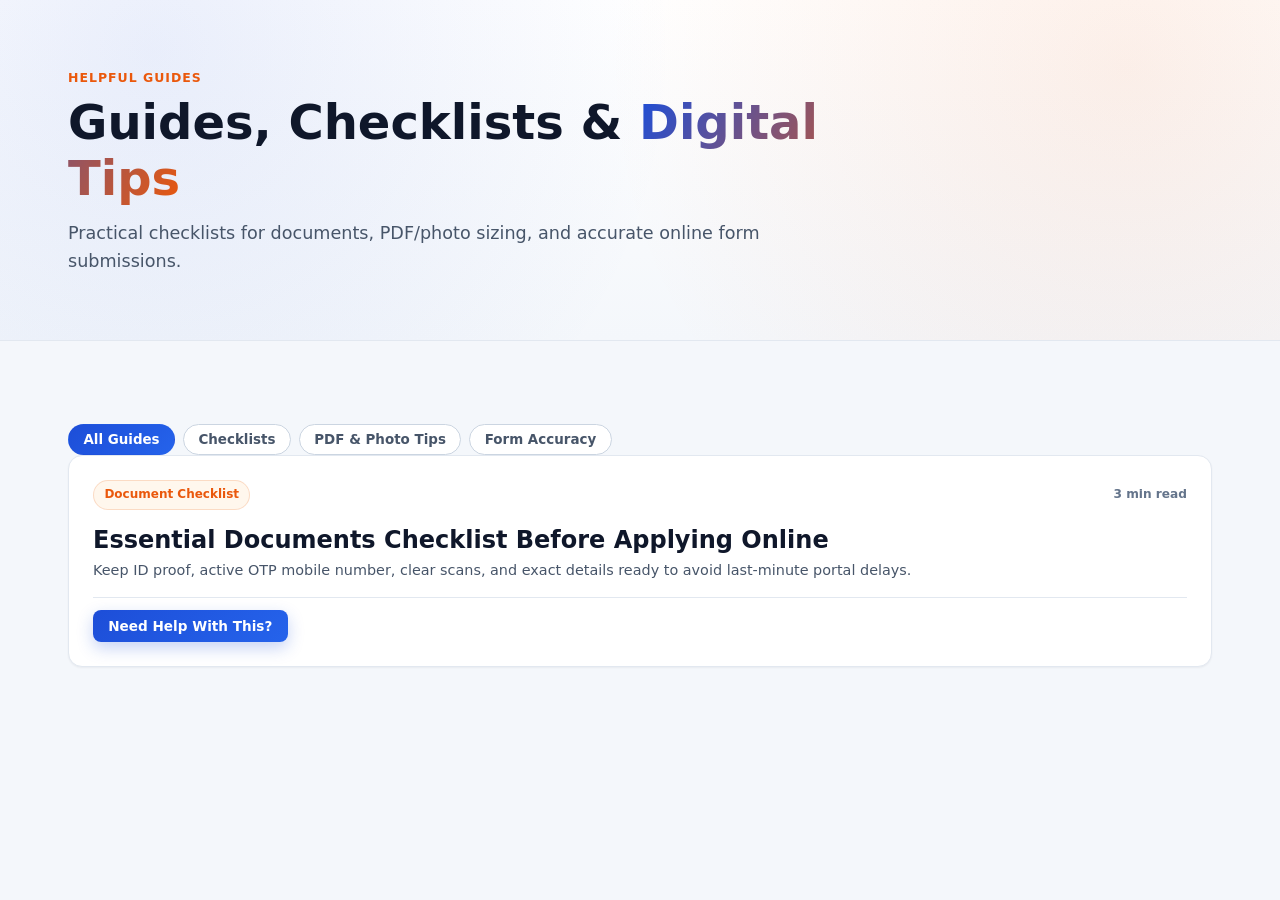
<file: blog.html>
<!DOCTYPE html>
<html lang="en">
<head>
  <meta charset="UTF-8" />
  <meta name="viewport" content="width=device-width, initial-scale=1.0" />
  <title>Service Guide &amp; Tips — Bhosale Imperion</title>
  <link rel="stylesheet" href="style.css" />
</head>
<body>
  <div id="siteHeaderSlot"></div>

  <main>
    <section class="page-hero section-padding">
      <div class="container">
        <span class="eyebrow" data-en="Helpful Guides" data-mr="उपयुक्त मार्गदर्शिका">Helpful Guides</span>
        <h1 class="page-title" data-en="Guides, Checklists &amp; Digital Tips" data-mr="मार्गदर्शिका, चेकलिस्ट आणि डिजिटल टिप्स">
          Guides, Checklists &amp; <span class="text-gradient">Digital Tips</span>
        </h1>
        <p class="page-subtitle" data-en="Practical checklists for documents, PDF/photo sizing, and accurate online form submissions." data-mr="कागदपत्रे, PDF/फोटो साईझ आणि अचूक ऑनलाईन अर्जांसाठी उपयुक्त माहिती.">
          Practical checklists for documents, PDF/photo sizing, and accurate online form submissions.
        </p>
      </div>
    </section>

    <section class="section-padding">
      <div class="container">
        <div class="filter-bar" id="blogFilterBar">
          <button type="button" class="filter-btn active" data-category="all" data-en="All Guides" data-mr="सर्व माहिती">All Guides</button>
          <button type="button" class="filter-btn" data-category="checklist" data-en="Checklists" data-mr="चेकलिस्ट">Checklists</button>
          <button type="button" class="filter-btn" data-category="tips" data-en="PDF &amp; Photo Tips" data-mr="PDF व फोटो टिप्स">PDF &amp; Photo Tips</button>
          <button type="button" class="filter-btn" data-category="updates" data-en="Form Accuracy" data-mr="अचूकता">Form Accuracy</button>
        </div>

        <div class="card inspector-box" id="blogReaderBox">
          <div class="card-top-row">
            <span class="badge-tag" id="readerBadge">Document Checklist</span>
            <span class="card-date" id="readerReadTime">3 min read</span>
          </div>
          <h2 id="readerTitle">Essential Documents Checklist Before Applying Online</h2>
          <p id="readerSummary">
            Keep ID proof, active OTP mobile number, clear scans, and exact details ready to avoid last-minute portal delays.
          </p>
          <ul class="bullet-list" id="readerPoints"></ul>
          <div class="card-footer-actions">
            <a href="contact.html" class="btn btn-primary btn-sm" id="readerContactLink" data-en="Need Help With This?" data-mr="यासाठी मदत हवी आहे का?">
              Need Help With This?
            </a>
          </div>
        </div>

        <div class="grid-3 catalog-grid" id="blogGrid"></div>
      </div>
    </section>
  </main>

  <div id="siteFooterSlot"></div>

  <script src="main.js"></script>
</body>
</html>
</file>
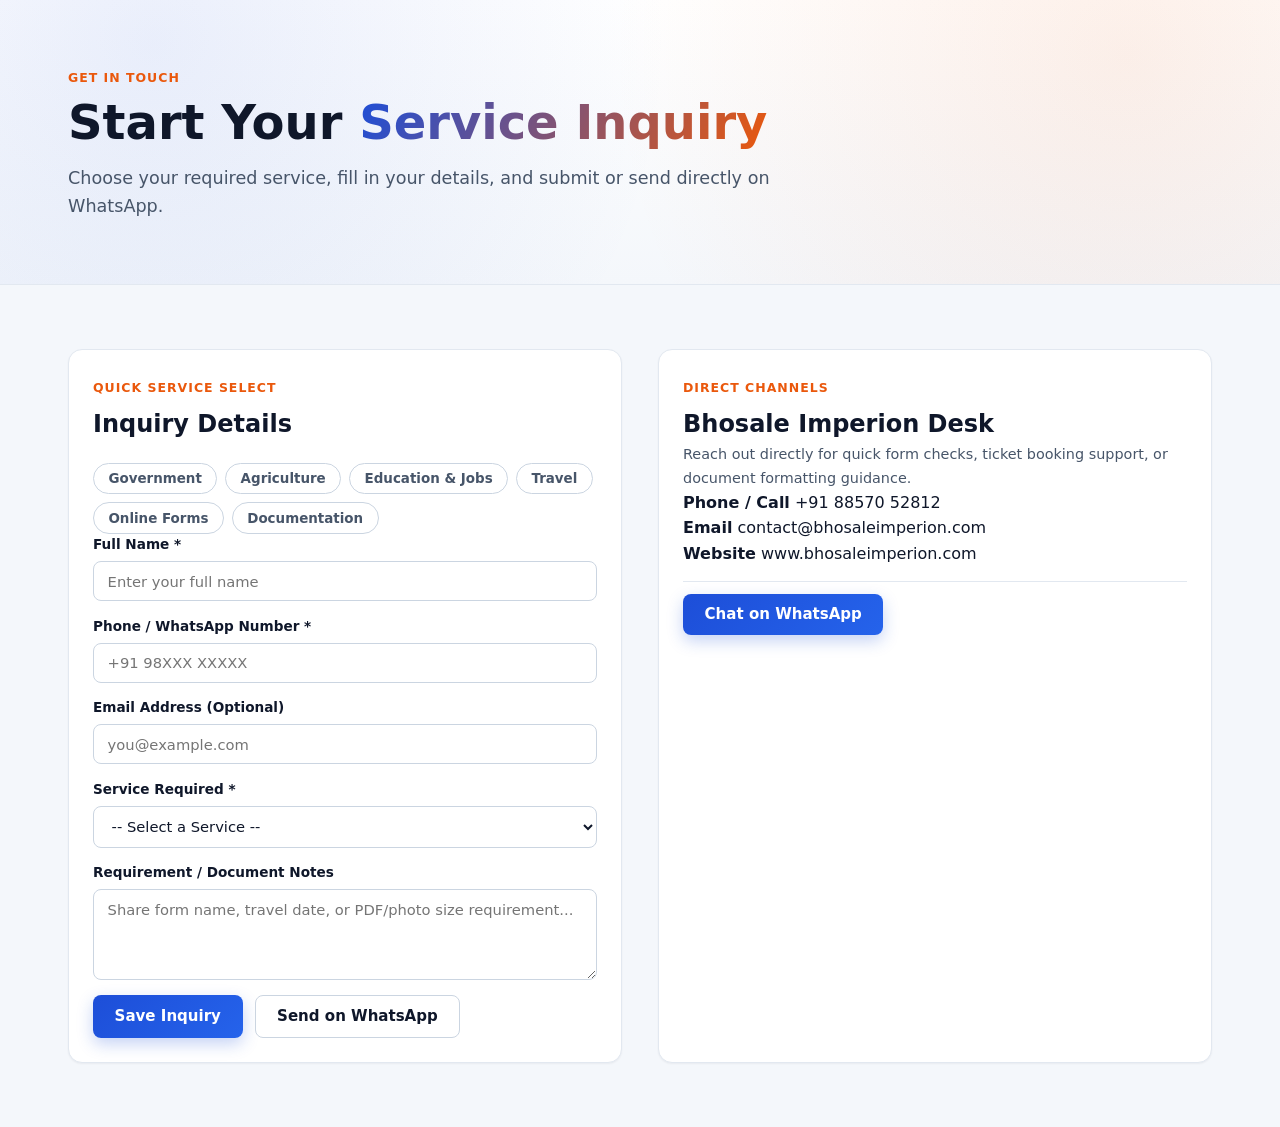
<file: contact.html>
<!DOCTYPE html>
<html lang="en">
<head>
  <meta charset="UTF-8" />
  <meta name="viewport" content="width=device-width, initial-scale=1.0" />
  <title>Contact &amp; Inquiry — Bhosale Imperion</title>
  <link rel="stylesheet" href="style.css" />
</head>
<body>
  <div id="siteHeaderSlot"></div>

  <main>
    <section class="page-hero section-padding">
      <div class="container">
        <span class="eyebrow" data-en="Get In Touch" data-mr="संपर्क साधा">Get In Touch</span>
        <h1 class="page-title" data-en="Start Your Service Inquiry" data-mr="तुमची सेवा चौकशी नोंदवा">
          Start Your <span class="text-gradient">Service Inquiry</span>
        </h1>
        <p class="page-subtitle" data-en="Choose your required service, fill in your details, and submit or send directly on WhatsApp." data-mr="आवश्यक सेवा निवडा, तुमचा तपशील भरा आणि चौकशी सबमिट करा किंवा थेट व्हॉट्सअ‍ॅपवर पाठवा.">
          Choose your required service, fill in your details, and submit or send directly on WhatsApp.
        </p>
      </div>
    </section>

    <section class="section-padding">
      <div class="container grid-2">
        <div class="card">
          <span class="eyebrow" data-en="Quick Service Select" data-mr="जलद सेवा निवड">Quick Service Select</span>
          <h2 data-en="Inquiry Details" data-mr="चौकशी तपशील">Inquiry Details</h2>

          <div class="filter-bar" id="contactServicePills">
            <button type="button" class="filter-btn" data-service="Government Online Services">Government</button>
            <button type="button" class="filter-btn" data-service="Agriculture Online Services">Agriculture</button>
            <button type="button" class="filter-btn" data-service="Education & Employment Services">Education &amp; Jobs</button>
            <button type="button" class="filter-btn" data-service="Travel & Ticket Booking">Travel</button>
            <button type="button" class="filter-btn" data-service="Online Forms & Applications">Online Forms</button>
            <button type="button" class="filter-btn" data-service="Digital Documentation">Documentation</button>
          </div>

          <form id="inquiryForm" class="inquiry-form" novalidate>
            <div class="form-group">
              <label for="fullName" data-en="Full Name *" data-mr="पूर्ण नाव *">Full Name *</label>
              <input
                type="text"
                id="fullName"
                name="fullName"
                class="form-input"
                placeholder="Enter your full name"
                required
              />
            </div>

            <div class="form-group">
              <label for="phoneNumber" data-en="Phone / WhatsApp Number *" data-mr="फोन / व्हॉट्सअ‍ॅप नंबर *">Phone / WhatsApp Number *</label>
              <input
                type="tel"
                id="phoneNumber"
                name="phoneNumber"
                class="form-input"
                placeholder="+91 98XXX XXXXX"
                required
              />
            </div>

            <div class="form-group">
              <label for="emailAddress" data-en="Email Address (Optional)" data-mr="ईमेल पत्ता (ऐच्छिक)">Email Address (Optional)</label>
              <input
                type="email"
                id="emailAddress"
                name="emailAddress"
                class="form-input"
                placeholder="you@example.com"
              />
            </div>

            <div class="form-group">
              <label for="serviceType" data-en="Service Required *" data-mr="आवश्यक सेवा *">Service Required *</label>
              <select id="serviceType" name="serviceType" class="form-input" required>
                <option value="">-- Select a Service --</option>
                <option value="Government Online Services">Government Online Services</option>
                <option value="Agriculture Online Services">Agriculture Online Services</option>
                <option value="Education & Employment Services">Education &amp; Employment Services</option>
                <option value="Travel & Ticket Booking">Travel &amp; Ticket Booking</option>
                <option value="Online Forms & Applications">Online Forms &amp; Applications</option>
                <option value="Digital Documentation">Digital Documentation</option>
              </select>
            </div>

            <div class="form-group">
              <label for="messageDetails" data-en="Requirement / Document Notes" data-mr="आवश्यक माहिती / कागदपत्र टीप">Requirement / Document Notes</label>
              <textarea
                id="messageDetails"
                name="messageDetails"
                rows="4"
                class="form-input"
                placeholder="Share form name, travel date, or PDF/photo size requirement..."
              ></textarea>
            </div>

            <div id="formFeedback" class="form-feedback" aria-live="polite"></div>

            <div class="form-actions">
              <button type="submit" class="btn btn-primary" data-en="Save Inquiry" data-mr="चौकशी जतन करा">
                Save Inquiry
              </button>
              <button type="button" id="sendViaWhatsAppBtn" class="btn btn-outline" data-en="Send on WhatsApp" data-mr="व्हॉट्सअ‍ॅपवर पाठवा">
                Send on WhatsApp
              </button>
            </div>
          </form>
        </div>

        <div class="card">
          <span class="eyebrow" data-en="Direct Channels" data-mr="थेट संपर्क माध्यम">Direct Channels</span>
          <h2 data-en="Bhosale Imperion Desk" data-mr="भोसले इम्पेरिअन संपर्क">Bhosale Imperion Desk</h2>
          <p data-en="Reach out directly for quick form checks, ticket booking support, or document formatting guidance." data-mr="फॉर्म तपासणी, तिकीट बुकिंग किंवा डॉक्युमेंटेशन मार्गदर्शनासाठी थेट संपर्क साधा.">
            Reach out directly for quick form checks, ticket booking support, or document formatting guidance.
          </p>

          <div class="contact-info-list">
            <div class="contact-info-item">
              <strong data-en="Phone / Call" data-mr="फोन / कॉल">Phone / Call</strong>
              <span id="contactPhoneDisplay">+91 88570 52812</span>
            </div>

            <div class="contact-info-item">
              <strong data-en="Email" data-mr="ईमेल">Email</strong>
              <a href="mailto:contact@bhosaleimperion.com">contact@bhosaleimperion.com</a>
            </div>

            <div class="contact-info-item">
              <strong data-en="Website" data-mr="संकेतस्थळ">Website</strong>
              <span>www.bhosaleimperion.com</span>
            </div>
          </div>

          <div class="card-footer-actions">
            <a
              href="https://wa.me/918857052812"
              target="_blank"
              rel="noopener noreferrer"
              id="directWhatsAppLink"
              class="btn btn-primary"
              data-en="Chat on WhatsApp"
              data-mr="व्हॉट्सअ‍ॅपवर चॅट करा"
            >
              Chat on WhatsApp
            </a>
          </div>
        </div>
      </div>
    </section>
  </main>

  <div id="siteFooterSlot"></div>

  <script src="main.js"></script>
  <script src="contact.js"></script>
</body>
</html>
</file>
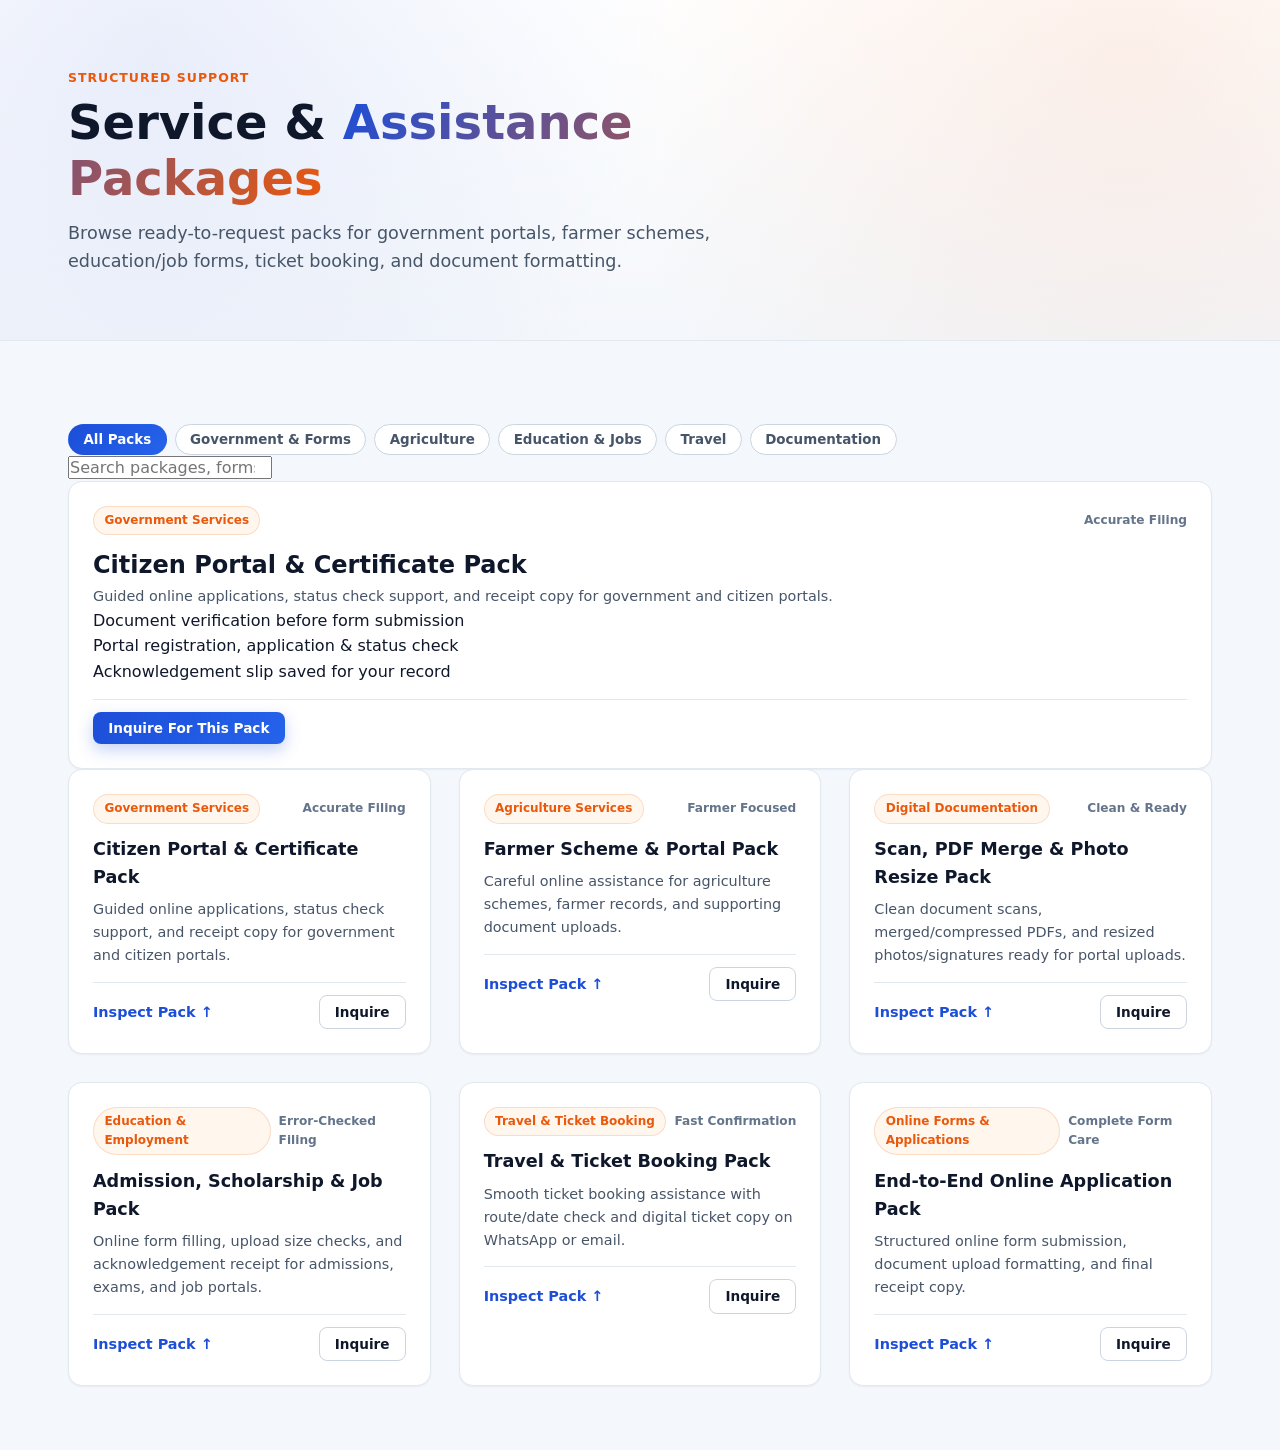
<file: products.html>
<!DOCTYPE html>
<html lang="en">
<head>
  <meta charset="UTF-8" />
  <meta name="viewport" content="width=device-width, initial-scale=1.0" />
  <title>Service Packages — Bhosale Imperion</title>
  <link rel="stylesheet" href="style.css" />
</head>
<body>
  <div id="siteHeaderSlot"></div>

  <main>
    <section class="page-hero section-padding">
      <div class="container">
        <span class="eyebrow" data-en="Structured Support" data-mr="व्यवस्थित सहाय्य">Structured Support</span>
        <h1 class="page-title" data-en="Service &amp; Assistance Packages" data-mr="सेवा व सहाय्य पॅकेजेस">
          Service &amp; <span class="text-gradient">Assistance Packages</span>
        </h1>
        <p class="page-subtitle" data-en="Browse ready-to-request packs for government portals, farmer schemes, education/job forms, ticket booking, and document formatting." data-mr="शासकीय पोर्टल, शेतकरी योजना, शिक्षण/नोकरी अर्ज, तिकीट बुकिंग व डॉक्युमेंटेशनसाठी पॅकेजेस पहा.">
          Browse ready-to-request packs for government portals, farmer schemes, education/job forms, ticket booking, and document formatting.
        </p>
      </div>
    </section>

    <section class="section-padding">
      <div class="container">
        <div class="catalog-toolbar">
          <div class="filter-bar" id="productFilterBar">
            <button type="button" class="filter-btn active" data-category="all" data-en="All Packs" data-mr="सर्व पॅक">All Packs</button>
            <button type="button" class="filter-btn" data-category="government" data-en="Government &amp; Forms" data-mr="शासकीय व फॉर्म्स">Government &amp; Forms</button>
            <button type="button" class="filter-btn" data-category="agriculture" data-en="Agriculture" data-mr="कृषी">Agriculture</button>
            <button type="button" class="filter-btn" data-category="education" data-en="Education &amp; Jobs" data-mr="शिक्षण व नोकरी">Education &amp; Jobs</button>
            <button type="button" class="filter-btn" data-category="travel" data-en="Travel" data-mr="प्रवास">Travel</button>
            <button type="button" class="filter-btn" data-category="docs" data-en="Documentation" data-mr="डॉक्युमेंटेशन">Documentation</button>
          </div>

          <div class="search-box">
            <input
              type="search"
              id="productSearchInput"
              class="form-input"
              placeholder="Search packages, forms, docs..."
              aria-label="Search packages"
            />
          </div>
        </div>

        <div class="card inspector-box" id="productInspectorBox">
          <div class="card-top-row">
            <span class="badge-tag" id="inspectorBadge">Government Services</span>
            <span class="card-date" id="inspectorTurnaround">Accurate Filing</span>
          </div>
          <h2 id="inspectorTitle">Citizen Portal &amp; Certificate Pack</h2>
          <p id="inspectorDesc">
            Guided online applications, status check support, and receipt copy for government and citizen portals.
          </p>
          <ul class="bullet-list" id="inspectorChecklist"></ul>
          <div class="card-footer-actions">
            <a href="contact.html" class="btn btn-primary btn-sm" id="inspectorContactLink" data-en="Inquire For This Pack" data-mr="या पॅकसाठी चौकशी करा">
              Inquire For This Pack
            </a>
          </div>
        </div>

        <div class="grid-3 catalog-grid" id="productsCatalogGrid"></div>

        <div class="empty-state hidden" id="productsEmptyState">
          <p data-en="No matching package found. Try clearing your filter or search text." data-mr="जुळणारे कोणतेही पॅकेज सापडले नाही. फिल्टर किंवा शोध शब्द बदला.">
            No matching package found. Try clearing your filter or search text.
          </p>
          <button type="button" class="btn btn-outline btn-sm" id="resetProductFiltersBtn" data-en="Reset Filters" data-mr="फिल्टर रीसेट करा">
            Reset Filters
          </button>
        </div>
      </div>
    </section>
  </main>

  <div id="siteFooterSlot"></div>

  <script src="main.js"></script>
  <script src="products.js"></script>
</body>
</html>
</file>
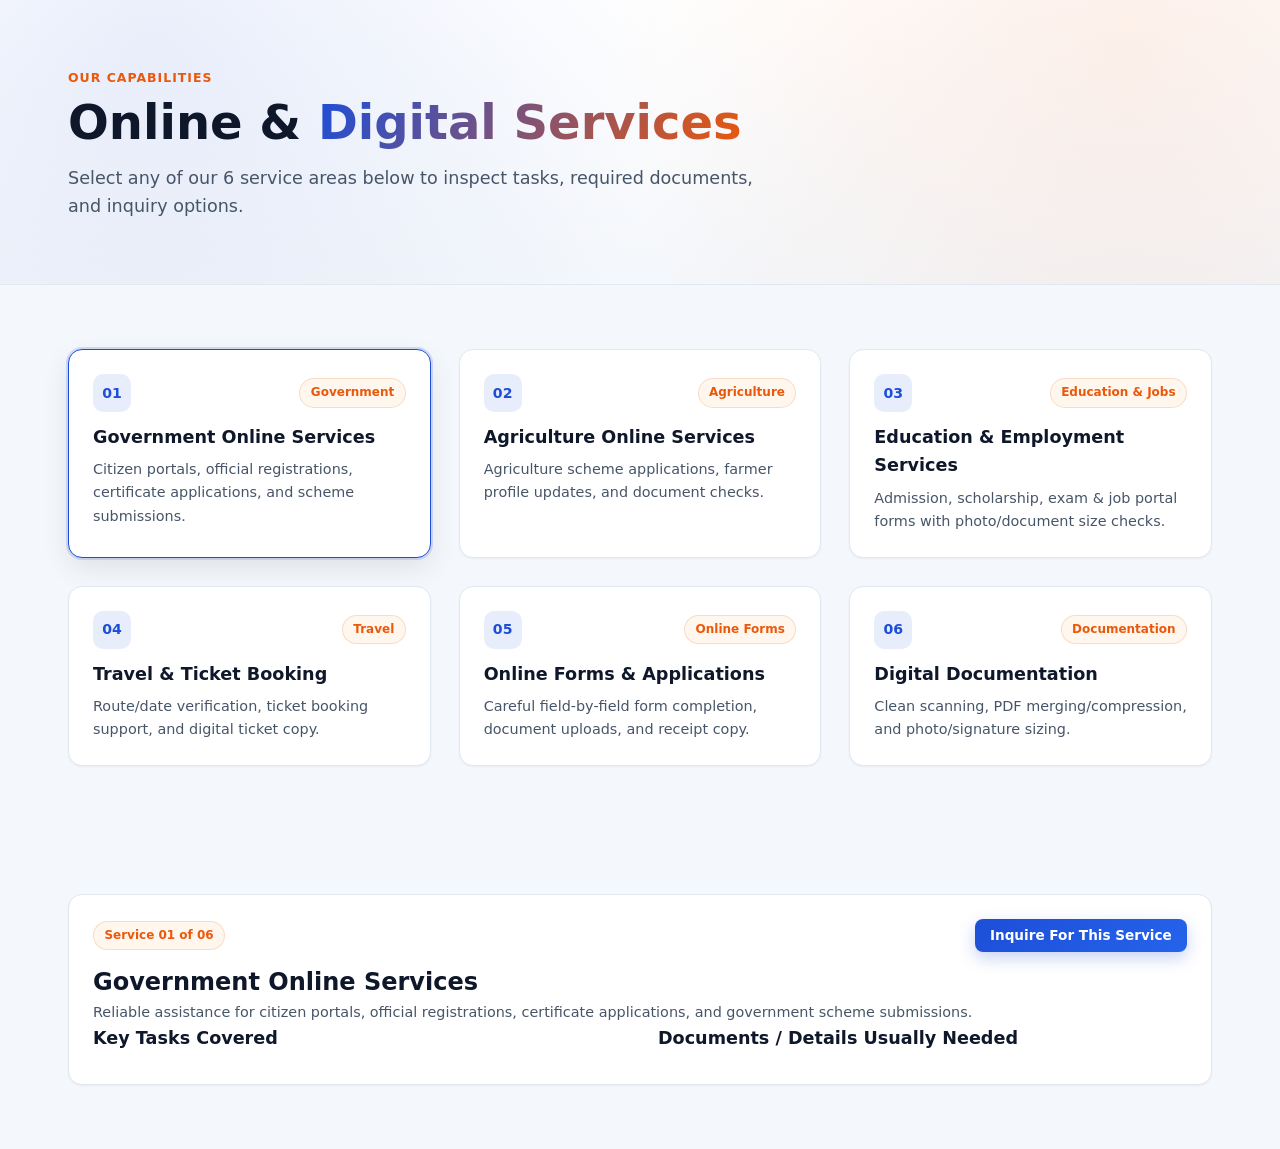
<file: services.html>
<!DOCTYPE html>
<html lang="en">
<head>
  <meta charset="UTF-8" />
  <meta name="viewport" content="width=device-width, initial-scale=1.0" />
  <title>Services — Bhosale Imperion</title>
  <link rel="stylesheet" href="style.css" />
</head>
<body>
  <div id="siteHeaderSlot"></div>

  <main>
    <section class="page-hero section-padding">
      <div class="container">
        <span class="eyebrow" data-en="Our Capabilities" data-mr="आमची कार्यक्षमता">Our Capabilities</span>
        <h1 class="page-title" data-en="Online & Digital Services" data-mr="ऑनलाईन व डिजिटल सेवा">
          Online &amp; <span class="text-gradient">Digital Services</span>
        </h1>
        <p class="page-subtitle" data-en="Select any of our 6 service areas below to inspect tasks, required documents, and inquiry options." data-mr="कामे, आवश्यक कागदपत्रे आणि चौकशी पर्याय पाहण्यासाठी खालील ६ सेवांपैकी कोणतीही सेवा निवडा.">
          Select any of our 6 service areas below to inspect tasks, required documents, and inquiry options.
        </p>
      </div>
    </section>

    <section class="section-padding">
      <div class="container">
        <div class="grid-3">
          <article class="card service-select-card reveal is-visible active-card" data-service-key="gov">
            <div class="card-top-row">
              <span class="card-icon">01</span>
              <span class="badge-tag" data-en="Government" data-mr="शासकीय">Government</span>
            </div>
            <h3 data-en="Government Online Services" data-mr="सरकारी ऑनलाईन सेवा">Government Online Services</h3>
            <p data-en="Citizen portals, official registrations, certificate applications, and scheme submissions." data-mr="नागरिक पोर्टल, शासकीय नोंदणी, प्रमाणपत्रे व शासकीय योजना अर्ज.">
              Citizen portals, official registrations, certificate applications, and scheme submissions.
            </p>
          </article>

          <article class="card service-select-card reveal is-visible" data-service-key="agri">
            <div class="card-top-row">
              <span class="card-icon">02</span>
              <span class="badge-tag" data-en="Agriculture" data-mr="कृषी">Agriculture</span>
            </div>
            <h3 data-en="Agriculture Online Services" data-mr="कृषी ऑनलाईन सेवा">Agriculture Online Services</h3>
            <p data-en="Agriculture scheme applications, farmer profile updates, and document checks." data-mr="कृषी योजना अर्ज, शेतकरी माहिती अद्ययावत व कागदपत्र तपासणी.">
              Agriculture scheme applications, farmer profile updates, and document checks.
            </p>
          </article>

          <article class="card service-select-card reveal is-visible" data-service-key="edu">
            <div class="card-top-row">
              <span class="card-icon">03</span>
              <span class="badge-tag" data-en="Education & Jobs" data-mr="शिक्षण व नोकरी">Education &amp; Jobs</span>
            </div>
            <h3 data-en="Education & Employment Services" data-mr="शिक्षण व नोकरी सेवा">Education &amp; Employment Services</h3>
            <p data-en="Admission, scholarship, exam & job portal forms with photo/document size checks." data-mr="प्रवेश, शिष्यवृत्ती, परीक्षा व नोकरी अर्ज तसेच फोटो/कागदपत्र साईझ.">
              Admission, scholarship, exam &amp; job portal forms with photo/document size checks.
            </p>
          </article>

          <article class="card service-select-card reveal is-visible" data-service-key="travel">
            <div class="card-top-row">
              <span class="card-icon">04</span>
              <span class="badge-tag" data-en="Travel" data-mr="प्रवास">Travel</span>
            </div>
            <h3 data-en="Travel & Ticket Booking" data-mr="प्रवास व तिकीट बुकिंग">Travel &amp; Ticket Booking</h3>
            <p data-en="Route/date verification, ticket booking support, and digital ticket copy." data-mr="मार्ग/तारीख तपासणी, तिकीट बुकिंग आणि डिजिटल तिकीट प्रत.">
              Route/date verification, ticket booking support, and digital ticket copy.
            </p>
          </article>

          <article class="card service-select-card reveal is-visible" data-service-key="forms">
            <div class="card-top-row">
              <span class="card-icon">05</span>
              <span class="badge-tag" data-en="Online Forms" data-mr="ऑनलाईन फॉर्म्स">Online Forms</span>
            </div>
            <h3 data-en="Online Forms & Applications" data-mr="ऑनलाईन फॉर्म्स व अर्ज">Online Forms &amp; Applications</h3>
            <p data-en="Careful field-by-field form completion, document uploads, and receipt copy." data-mr="अचूक माहिती भरून फॉर्म सबमिट करणे, अपलोड व पावती देणे.">
              Careful field-by-field form completion, document uploads, and receipt copy.
            </p>
          </article>

          <article class="card service-select-card reveal is-visible" data-service-key="docs">
            <div class="card-top-row">
              <span class="card-icon">06</span>
              <span class="badge-tag" data-en="Documentation" data-mr="डॉक्युमेंटेशन">Documentation</span>
            </div>
            <h3 data-en="Digital Documentation" data-mr="डिजिटल डॉक्युमेंटेशन">Digital Documentation</h3>
            <p data-en="Clean scanning, PDF merging/compression, and photo/signature sizing." data-mr="स्पष्ट स्कॅनिंग, PDF मर्ज/कॉम्प्रेस आणि फोटो/सही साईझ.">
              Clean scanning, PDF merging/compression, and photo/signature sizing.
            </p>
          </article>
        </div>
      </div>
    </section>
    <section class="section-padding bg-soft">
      <div class="container">
        <div class="card inspector-box" id="serviceDetailPanel">
          <div class="card-top-row">
            <span class="badge-tag" id="serviceDetailIndex">Service 01 of 06</span>
            <a href="contact.html" class="btn btn-primary btn-sm" id="serviceInquireLink" data-en="Inquire For This Service" data-mr="या सेवेसाठी चौकशी करा">
              Inquire For This Service
            </a>
          </div>

          <h2 id="serviceDetailTitle">Government Online Services</h2>
          <p id="serviceDetailDesc">
            Reliable assistance for citizen portals, official registrations, certificate applications, and government scheme submissions.
          </p>

          <div class="grid-2 detail-lists-grid">
            <div>
              <h3 data-en="Key Tasks Covered" data-mr="मुख्य कामे">Key Tasks Covered</h3>
              <ul class="bullet-list" id="serviceTasksList"></ul>
            </div>
            <div>
              <h3 data-en="Documents / Details Usually Needed" data-mr="साधारणपणे लागणारी कागदपत्रे / माहिती">
                Documents / Details Usually Needed
              </h3>
              <ul class="bullet-list" id="serviceDocsList"></ul>
            </div>
          </div>
        </div>
      </div>
    </section>
  </main>

  <div id="siteFooterSlot"></div>

  <script src="main.js"></script>
</body>
</html>
</file>
<file: style.css>
/* Bhosale Imperion (www.bhosaleimperion.com) - style.css Part 1 */
:root {
  --bg-page: #f4f7fb;
  --bg-surface: #ffffff;
  --bg-subtle: #eaf0f8;
  --bg-dark: #0b172a;
  --bg-dark-elevated: #13233d;

  --ink-primary: #0f172a;
  --ink-secondary: #475569;
  --ink-muted: #64748b;
  --ink-inverse: #f8fafc;

  --brand-primary: #1d4ed8;
  --brand-primary-hover: #1e40af;
  --brand-accent: #ea580c;
  --brand-accent-soft: #fff7ed;
  --brand-success: #059669;
  --brand-success-soft: #ecfdf5;

  --border-light: #e2e8f0;
  --border-medium: #cbd5e1;
  --border-dark: rgba(255, 255, 255, 0.12);

  --shadow-xs: 0 1px 2px rgba(15, 23, 42, 0.05);
  --shadow-sm: 0 4px 12px rgba(15, 23, 42, 0.06);
  --shadow-md: 0 10px 28px rgba(15, 23, 42, 0.09);
  --shadow-lg: 0 20px 45px rgba(11, 23, 42, 0.14);

  --radius-sm: 8px;
  --radius-md: 14px;
  --radius-lg: 20px;
  --radius-full: 999px;

  --font-sans: system-ui, -apple-system, BlinkMacSystemFont, "Segoe UI", Roboto, "Noto Sans Devanagari", sans-serif;
  --container-max: 1200px;
  --gutter: clamp(1rem, 3vw, 1.75rem);
  --section-py: clamp(2.5rem, 5vw, 4.25rem);

  --ease-out: cubic-bezier(0.22, 1, 0.36, 1);
  --transition-fast: 180ms var(--ease-out);
  --transition-base: 280ms var(--ease-out);
}

*,
*::before,
*::after {
  box-sizing: border-box;
  margin: 0;
  padding: 0;
}

html {
  scroll-behavior: smooth;
  font-size: 16px;
}

body {
  font-family: var(--font-sans);
  background-color: var(--bg-page);
  color: var(--ink-primary);
  line-height: 1.6;
  overflow-x: hidden;
}

img {
  display: block;
  max-width: 100%;
  height: auto;
  object-fit: cover;
}

a {
  color: inherit;
  text-decoration: none;
}

ul,
ol {
  list-style: none;
}

button,
input,
select,
textarea {
  font-family: inherit;
  font-size: 100%;
  color: inherit;
}

button {
  cursor: pointer;
  border: none;
  background: transparent;
}

.sr-only {
  position: absolute;
  width: 1px;
  height: 1px;
  overflow: hidden;
  clip: rect(0, 0, 0, 0);
  white-space: nowrap;
}

.hidden {
  display: none !important;
}

.pt-0 {
  padding-top: 0 !important;
}

.bg-subtle {
  background-color: var(--bg-subtle);
}

.container {
  width: 100%;
  max-width: var(--container-max);
  margin-inline: auto;
  padding-inline: var(--gutter);
}

.section-padding {
  padding-block: var(--section-py);
}

.grid-2 {
  display: grid;
  grid-template-columns: repeat(2, minmax(0, 1fr));
  gap: clamp(1.25rem, 3vw, 2.25rem);
}

.grid-3 {
  display: grid;
  grid-template-columns: repeat(3, minmax(0, 1fr));
  gap: clamp(1.15rem, 2.5vw, 1.75rem);
}

.align-center {
  align-items: center;
}

.flex-between {
  display: flex;
  align-items: flex-end;
  justify-content: space-between;
  gap: 1rem;
  flex-wrap: wrap;
}

/* Top Bar */
.top-bar {
  background-color: var(--bg-dark);
  color: var(--ink-inverse);
  font-size: 0.84rem;
  border-bottom: 1px solid var(--border-dark);
}

.top-bar-inner {
  display: flex;
  align-items: center;
  justify-content: space-between;
  gap: 0.75rem;
  min-height: 40px;
  padding-block: 0.35rem;
}

.top-tagline {
  color: #e2e8f0;
  white-space: nowrap;
  overflow: hidden;
  text-overflow: ellipsis;
}

.top-actions {
  display: flex;
  align-items: center;
  gap: 0.75rem;
  flex-shrink: 0;
}

.top-link {
  color: #cbd5e1;
  font-weight: 500;
}

.top-link:hover {
  color: #ffffff;
}

.lang-switch-btn {
  background: linear-gradient(135deg, var(--brand-primary), #2563eb);
  color: #ffffff;
  font-size: 0.78rem;
  font-weight: 600;
  padding: 0.28rem 0.75rem;
  border-radius: var(--radius-full);
}

/* Header & Navigation */
.site-header {
  position: sticky;
  top: 0;
  z-index: 950;
  background-color: rgba(255, 255, 255, 0.94);
  backdrop-filter: blur(10px);
  border-bottom: 1px solid var(--border-light);
}

.site-header.is-scrolled {
  box-shadow: var(--shadow-sm);
}

.header-inner {
  display: flex;
  align-items: center;
  justify-content: space-between;
  min-height: 68px;
  gap: 1rem;
}

.brand-logo {
  display: inline-flex;
  align-items: center;
  gap: 0.65rem;
}

.brand-mark {
  display: grid;
  place-items: center;
  width: 40px;
  height: 40px;
  border-radius: 11px;
  background: linear-gradient(135deg, var(--brand-primary), var(--brand-accent));
  color: #ffffff;
  font-weight: 800;
  font-size: 1rem;
}

.brand-stack {
  display: flex;
  flex-direction: column;
  line-height: 1.15;
}

.brand-text {
  font-size: 1.12rem;
  font-weight: 800;
  color: var(--ink-primary);
}

.brand-text span {
  color: var(--brand-accent);
}

.brand-sub {
  font-size: 0.72rem;
  color: var(--ink-muted);
}

.nav-list {
  display: flex;
  align-items: center;
  gap: 0.45rem;
}

.nav-link {
  display: inline-flex;
  align-items: center;
  padding: 0.48rem 0.75rem;
  border-radius: var(--radius-sm);
  font-size: 0.92rem;
  font-weight: 600;
  color: var(--ink-secondary);
  transition: color var(--transition-fast), background-color var(--transition-fast);
}

.nav-link:hover,
.nav-link.active {
  color: var(--brand-primary);
  background-color: rgba(29, 78, 216, 0.08);
}

.nav-toggle {
  display: none;
  flex-direction: column;
  justify-content: center;
  gap: 5px;
  width: 42px;
  height: 42px;
  border-radius: var(--radius-sm);
  border: 1px solid var(--border-light);
  background-color: var(--bg-surface);
  padding: 9px;
}

.nav-toggle span {
  display: block;
  height: 2px;
  width: 100%;
  background-color: var(--ink-primary);
}
/* Buttons, Badges & Hero */
.btn {
  display: inline-flex;
  align-items: center;
  justify-content: center;
  gap: 0.45rem;
  padding: 0.72rem 1.35rem;
  border-radius: var(--radius-sm);
  font-size: 0.94rem;
  font-weight: 600;
  line-height: 1.2;
  transition: transform var(--transition-fast), background-color var(--transition-fast), border-color var(--transition-fast);
}

.btn:hover {
  transform: translateY(-1px);
}

.btn-sm {
  padding: 0.5rem 0.95rem;
  font-size: 0.85rem;
}

.btn-primary {
  background: linear-gradient(135deg, var(--brand-primary), #2563eb);
  color: #ffffff;
  box-shadow: 0 6px 16px rgba(29, 78, 216, 0.25);
}

.btn-outline {
  background-color: var(--bg-surface);
  color: var(--ink-primary);
  border: 1px solid var(--border-medium);
}

.btn-outline:hover {
  border-color: var(--brand-primary);
  color: var(--brand-primary);
}

.eyebrow {
  display: inline-block;
  font-size: 0.78rem;
  font-weight: 700;
  text-transform: uppercase;
  letter-spacing: 0.08em;
  color: var(--brand-accent);
  margin-bottom: 0.45rem;
}

.badge-tag {
  display: inline-flex;
  align-items: center;
  padding: 0.25rem 0.65rem;
  border-radius: var(--radius-full);
  font-size: 0.75rem;
  font-weight: 700;
  background-color: var(--brand-accent-soft);
  color: var(--brand-accent);
  border: 1px solid rgba(234, 88, 12, 0.18);
}

.text-gradient {
  background: linear-gradient(120deg, var(--brand-primary), var(--brand-accent));
  -webkit-background-clip: text;
  background-clip: text;
  color: transparent;
}

.text-link {
  display: inline-flex;
  align-items: center;
  gap: 0.25rem;
  font-size: 0.9rem;
  font-weight: 700;
  color: var(--brand-primary);
  margin-top: 0.7rem;
}

.page-hero {
  background:
    radial-gradient(circle at 12% 15%, rgba(29, 78, 216, 0.09), transparent 45%),
    radial-gradient(circle at 88% 20%, rgba(234, 88, 12, 0.09), transparent 45%),
    linear-gradient(180deg, #ffffff 0%, var(--bg-page) 100%);
  border-bottom: 1px solid var(--border-light);
}

.compact-hero {
  padding-bottom: clamp(1.5rem, 3vw, 2.25rem);
}

.hero-flex-bar {
  display: flex;
  align-items: flex-start;
  justify-content: space-between;
  gap: 1.25rem;
  flex-wrap: wrap;
}

.hero-badge-pill {
  display: inline-flex;
  align-items: center;
  gap: 0.5rem;
  padding: 0.35rem 0.85rem;
  border-radius: var(--radius-full);
  background-color: var(--brand-success-soft);
  color: var(--brand-success);
  font-size: 0.82rem;
  font-weight: 600;
  margin-bottom: 0.85rem;
}

.pulse-dot {
  width: 8px;
  height: 8px;
  border-radius: 50%;
  background-color: var(--brand-success);
}

.page-title {
  font-size: clamp(1.85rem, 4.2vw, 3rem);
  font-weight: 800;
  line-height: 1.16;
  max-width: 24ch;
}

.page-subtitle {
  margin-top: 0.8rem;
  font-size: clamp(0.98rem, 1.5vw, 1.1rem);
  color: var(--ink-secondary);
  max-width: 64ch;
}

.hero-cta-group {
  display: flex;
  flex-wrap: wrap;
  gap: 0.8rem;
  margin-top: 1.35rem;
}

.media-frame {
  border-radius: var(--radius-lg);
  overflow: hidden;
  border: 1px solid var(--border-light);
  box-shadow: var(--shadow-md);
  background-color: var(--bg-surface);
}

.media-frame img,
.story-media {
  position: relative;
}

.floating-badge {
  position: absolute;
  bottom: -14px;
  right: 16px;
  background-color: var(--bg-dark);
  color: var(--ink-inverse);
  padding: 0.75rem 1rem;
  border-radius: var(--radius-md);
  box-shadow: var(--shadow-lg);
}

.floating-badge strong {
  display: block;
  font-size: 1rem;
  color: #fbbf24;
}

.floating-badge span {
  font-size: 0.76rem;
  color: #cbd5e1;
}

/* Section Headers, Cards & Process */
.section-header {
  margin-bottom: clamp(1.4rem, 3vw, 2.1rem);
}

.section-header h2 {
  font-size: clamp(1.5rem, 3vw, 2.15rem);
  font-weight: 800;
  line-height: 1.22;
}

.card {
  background-color: var(--bg-surface);
  border: 1px solid var(--border-light);
  border-radius: var(--radius-md);
  padding: clamp(1.15rem, 2vw, 1.5rem);
  box-shadow: var(--shadow-xs);
  transition: transform var(--transition-base), box-shadow var(--transition-base);
}

.card:hover {
  transform: translateY(-3px);
  box-shadow: var(--shadow-md);
}

.card-top-row {
  display: flex;
  align-items: center;
  justify-content: space-between;
  gap: 0.5rem;
  margin-bottom: 0.7rem;
}

.card-icon {
  display: inline-grid;
  place-items: center;
  width: 38px;
  height: 38px;
  border-radius: 10px;
  background-color: rgba(29, 78, 216, 0.1);
  color: var(--brand-primary);
  font-weight: 800;
  font-size: 0.88rem;
}

.card-date {
  font-size: 0.76rem;
  font-weight: 600;
  color: var(--ink-muted);
}

.card h3 {
  font-size: 1.1rem;
  font-weight: 700;
  margin-bottom: 0.45rem;
}

.card p {
  font-size: 0.9rem;
  color: var(--ink-secondary);
}

.service-select-card.active-card {
  border-color: var(--brand-primary);
  box-shadow: 0 0 0 2px rgba(29, 78, 216, 0.16), var(--shadow-md);
}

.card-footer-actions {
  display: flex;
  align-items: center;
  justify-content: space-between;
  gap: 0.5rem;
  margin-top: 0.9rem;
  padding-top: 0.75rem;
  border-top: 1px solid var(--border-light);
  flex-wrap: wrap;
}

.card-footer-actions .text-link {
  margin-top: 0;
}

/* Filters, Search & Spotlight Panels */
.filter-bar {
  display: flex;
  flex-wrap: wrap;
  gap: 0.5rem;
  margin-top: 1.2rem;
}

.filter-btn {
  padding: 0.46rem 0.9rem;
  border-radius: var(--radius-full);
  font-size: 0.84rem;
  font-weight: 600;
  background-color: var(--bg-surface);
  color: var(--ink-secondary);
  border: 1px solid var(--border-medium);
  transition: all var(--transition-fast);
}

.filter-btn:hover {
  border-color: var(--brand-primary);
  color: var(--brand-primary);
}

.filter-btn.active {
  background: linear-gradient(135deg, var(--brand-primary), #2563eb);
  color: #ffffff;
  border-color: transparent;
}

.search-box-wrap {
  min-width: min(100%, 280px);
}

.search-input {
  width: 100%;
  padding: 0.62rem 0.95rem;
  border-radius: var(--radius-full);
  border: 1px solid var(--border-medium);
  background-color: var(--bg-surface);
  font-size: 0.9rem;
}

.reader-spotlight {
  background-color: var(--bg-surface);
  border: 1px solid var(--border-light);
  border-left: 5px solid var(--brand-primary);
  border-radius: var(--radius-lg);
  padding: clamp(1.25rem, 2.5vw, 1.8rem);
  box-shadow: var(--shadow-sm);
  margin-bottom: 1.75rem;
}

.reader-meta {
  display: flex;
  align-items: center;
  justify-content: space-between;
  gap: 0.75rem;
  flex-wrap: wrap;
  margin-bottom: 0.65rem;
}

.reader-readtime {
  font-size: 0.8rem;
  font-weight: 600;
  color: var(--ink-muted);
}

.reader-spotlight h2,
.reader-spotlight h3 {
  font-size: clamp(1.25rem, 2.4vw, 1.65rem);
  font-weight: 800;
  margin-bottom: 0.5rem;
}

.reader-spotlight p {
  color: var(--ink-secondary);
  font-size: 0.95rem;
  max-width: 75ch;
}

.reader-points {
  display: grid;
  gap: 0.4rem;
  margin-top: 0.85rem;
  padding-left: 1.15rem;
  list-style: disc;
  color: var(--ink-primary);
  font-size: 0.9rem;
}

.reader-actions {
  display: flex;
  flex-wrap: wrap;
  gap: 0.7rem;
  margin-top: 1.15rem;
}

.service-checklist-grid {
  margin-top: 1.1rem;
  gap: 1rem;
}

.sub-box {
  background-color: var(--bg-page);
  border: 1px solid var(--border-light);
  border-radius: var(--radius-md);
  padding: 0.95rem 1.05rem;
}

.sub-box h4 {
  font-size: 0.92rem;
  font-weight: 700;
  margin-bottom: 0.35rem;
}
/* Gallery Preview & Cards */
.gallery-preview-box {
  display: grid;
  grid-template-columns: minmax(0, 1.05fr) minmax(0, 1fr);
  gap: 1.5rem;
  align-items: center;
  background-color: var(--bg-surface);
  border: 1px solid var(--border-light);
  border-radius: var(--radius-lg);
  padding: clamp(1rem, 2vw, 1.5rem);
  box-shadow: var(--shadow-sm);
  margin-bottom: 1.75rem;
}

.preview-media {
  border-radius: var(--radius-md);
  overflow: hidden;
  border: 1px solid var(--border-light);
}

.preview-media img {
  width: 100%;
  aspect-ratio: 16 / 10;
}

.preview-details h2 {
  font-size: clamp(1.2rem, 2.2vw, 1.55rem);
  font-weight: 800;
  margin-block: 0.5rem;
}

.preview-details p {
  font-size: 0.92rem;
  color: var(--ink-secondary);
}

.preview-actions {
  display: flex;
  flex-wrap: wrap;
  gap: 0.65rem;
  margin-top: 1rem;
}

.gallery-card {
  padding: 0;
  overflow: hidden;
  cursor: pointer;
}

.gallery-thumb {
  aspect-ratio: 16 / 10;
  overflow: hidden;
  background-color: var(--bg-subtle);
}

.gallery-thumb img {
  width: 100%;
  height: 100%;
  transition: transform var(--transition-base);
}

.gallery-card:hover .gallery-thumb img {
  transform: scale(1.04);
}

.gallery-body {
  padding: 1.1rem 1.2rem 1.25rem;
}

.gallery-body .badge-tag {
  margin-bottom: 0.55rem;
}

/* Contact Page Form & Channels */
.contact-layout {
  align-items: start;
}

.channel-list {
  display: grid;
  gap: 0.7rem;
  margin-block: 1rem 1.25rem;
}

.channel-item {
  display: flex;
  flex-direction: column;
  padding: 0.7rem 0.9rem;
  border-radius: var(--radius-sm);
  background-color: var(--bg-page);
  border: 1px solid var(--border-light);
  font-size: 0.9rem;
}

.channel-item strong {
  font-size: 0.76rem;
  text-transform: uppercase;
  letter-spacing: 0.05em;
  color: var(--ink-muted);
}

.channel-item a {
  color: var(--brand-primary);
  font-weight: 600;
}

.channel-actions {
  display: flex;
  flex-wrap: wrap;
  gap: 0.65rem;
}

.form-header {
  margin-bottom: 1.1rem;
}

.form-header h2 {
  font-size: 1.35rem;
  font-weight: 800;
}

.form-header p {
  font-size: 0.88rem;
  margin-top: 0.25rem;
}

.form-row {
  display: grid;
  grid-template-columns: repeat(2, minmax(0, 1fr));
  gap: 0.9rem;
}

.form-group {
  display: flex;
  flex-direction: column;
  gap: 0.35rem;
  margin-bottom: 0.9rem;
}

.form-group label {
  font-size: 0.85rem;
  font-weight: 700;
}

.form-group input,
.form-group select,
.form-group textarea {
  width: 100%;
  padding: 0.65rem 0.85rem;
  border-radius: var(--radius-sm);
  border: 1px solid var(--border-medium);
  background-color: var(--bg-surface);
  font-size: 0.92rem;
}

.form-feedback {
  font-size: 0.88rem;
  font-weight: 600;
  border-radius: var(--radius-sm);
  margin-bottom: 0.75rem;
}

.form-feedback:not(:empty) {
  padding: 0.7rem 0.9rem;
}

.form-feedback.is-error {
  background-color: #fef2f2;
  color: #b91c1c;
  border: 1px solid #fecaca;
}

.form-feedback.is-success {
  background-color: var(--brand-success-soft);
  color: #047857;
  border: 1px solid #a7f3d0;
}

.form-actions {
  display: flex;
  flex-wrap: wrap;
  gap: 0.75rem;
}

/* CTA Box, Empty State & Floating WhatsApp */
.cta-box {
  background: linear-gradient(135deg, var(--bg-dark), var(--bg-dark-elevated));
  color: var(--ink-inverse);
  border-radius: var(--radius-lg);
  padding: clamp(1.5rem, 3vw, 2.3rem);
  display: flex;
  align-items: center;
  justify-content: space-between;
  gap: 1.25rem;
  flex-wrap: wrap;
  box-shadow: var(--shadow-lg);
}

.cta-text h2 {
  font-size: clamp(1.3rem, 2.5vw, 1.8rem);
  font-weight: 800;
}

.cta-text p {
  margin-top: 0.4rem;
  color: #cbd5e1;
  font-size: 0.94rem;
  max-width: 56ch;
}

.cta-actions {
  display: flex;
  flex-wrap: wrap;
  gap: 0.65rem;
}

.cta-box .btn-outline {
  background-color: rgba(255, 255, 255, 0.08);
  color: #ffffff;
  border-color: rgba(255, 255, 255, 0.25);
}

.empty-state {
  text-align: center;
  background-color: var(--bg-surface);
  border: 1px dashed var(--border-medium);
  border-radius: var(--radius-lg);
  padding: 2.25rem 1.25rem;
  margin-top: 1rem;
}

.empty-state h3 {
  font-size: 1.15rem;
  margin-bottom: 0.35rem;
}

.empty-state p {
  color: var(--ink-secondary);
  font-size: 0.9rem;
  margin-bottom: 1rem;
}

.whatsapp-float {
  position: fixed;
  right: 18px;
  bottom: 18px;
  z-index: 980;
  display: inline-flex;
  align-items: center;
  justify-content: center;
  padding: 0.65rem 1.05rem;
  border-radius: var(--radius-full);
  background: linear-gradient(135deg, #16a34a, #15803d);
  color: #ffffff;
  font-size: 0.86rem;
  font-weight: 700;
  box-shadow: 0 10px 24px rgba(21, 128, 61, 0.35);
}

/* Footer */
.site-footer {
  background-color: var(--bg-dark);
  color: var(--ink-inverse);
  padding-top: clamp(2.4rem, 4.5vw, 3.4rem);
  border-top: 1px solid var(--border-dark);
}

.footer-grid {
  display: grid;
  grid-template-columns: 1.5fr repeat(3, minmax(0, 1fr));
  gap: clamp(1.5rem, 3vw, 2.25rem);
  padding-bottom: 2.2rem;
}

.site-footer .brand-text {
  color: #ffffff;
}

.site-footer .brand-sub {
  color: #94a3b8;
}

.footer-brand p {
  margin-top: 0.85rem;
  color: #cbd5e1;
  font-size: 0.88rem;
  max-width: 34ch;
}

.footer-links h4,
.footer-contact h4 {
  font-size: 0.92rem;
  font-weight: 700;
  color: #ffffff;
  margin-bottom: 0.75rem;
}

.footer-links ul {
  display: grid;
  gap: 0.45rem;
}

.footer-links a {
  font-size: 0.88rem;
  color: #cbd5e1;
}

.footer-contact p {
  font-size: 0.88rem;
  color: #cbd5e1;
  margin-bottom: 0.35rem;
}

.footer-bottom {
  border-top: 1px solid var(--border-dark);
  padding-block: 1.15rem;
  text-align: center;
  font-size: 0.82rem;
  color: #94a3b8;
}

/* Reveal Animations & Media Queries */
.reveal {
  opacity: 0;
  transform: translateY(16px);
  transition: opacity 480ms var(--ease-out), transform 480ms var(--ease-out);
}

.reveal.is-visible {
  opacity: 1;
  transform: translateY(0);
}

@media (max-width: 992px) {
  .grid-3 {
    grid-template-columns: repeat(2, minmax(0, 1fr));
  }

  .footer-grid {
    grid-template-columns: repeat(2, minmax(0, 1fr));
  }

  .gallery-preview-box {
    grid-template-columns: 1fr;
  }
}

@media (max-width: 820px) {
  .nav-toggle {
    display: flex;
  }

  .main-nav {
    position: fixed;
    top: 0;
    right: -100%;
    width: min(82vw, 320px);
    height: 100dvh;
    background-color: var(--bg-surface);
    border-left: 1px solid var(--border-light);
    box-shadow: var(--shadow-lg);
    padding: 5.25rem 1.35rem 2rem;
    z-index: 1000;
    transition: right var(--transition-base);
    overflow-y: auto;
  }

  .main-nav.is-open {
    right: 0;
  }

  .nav-list {
    flex-direction: column;
    align-items: stretch;
    gap: 0.35rem;
  }

  .nav-link {
    padding: 0.72rem 0.9rem;
    font-size: 1rem;
  }
}

@media (max-width: 640px) {
  .grid-2,
  .grid-3,
  .form-row,
  .footer-grid {
    grid-template-columns: 1fr;
  }

  .top-bar-inner {
    flex-wrap: wrap;
    justify-content: center;
    text-align: center;
  }

  .cta-box {
    flex-direction: column;
    align-items: flex-start;
  }
}
/* Mobile spacing & layout fix */
@media (max-width: 768px) {
  .section-padding {
    padding: 36px 0;
  }

  .page-hero.section-padding {
    padding: 28px 0 20px;
  }

  .grid-2,
  .grid-3,
  .detail-lists-grid,
  .footer-grid {
    grid-template-columns: 1fr;
    gap: 16px;
  }

  .section-header,
  .flex-between,
  .cta-box,
  .card-top-row,
  .card-footer-actions,
  .form-actions {
    flex-direction: column;
    align-items: flex-start;
    gap: 12px;
  }

  .page-title {
    font-size: 1.75rem;
    line-height: 1.25;
  }

  .page-subtitle {
    margin-bottom: 16px;
  }

  .card {
    padding: 18px;
  }

  .media-frame img,
  .gallery-thumb img {
    width: 100%;
    height: auto;
    max-height: 240px;
    object-fit: cover;
  }

  .floating-badge {
    position: static;
    margin-top: 10px;
    display: inline-block;
  }

  .inspector-box {
    margin-top: 16px;
    margin-bottom: 20px;
  }
}
/* Make reveal elements visible immediately so cards never leave blank gaps */
.reveal,
.reveal.is-visible {
  opacity: 1 !important;
  transform: none !important;
  visibility: visible !important;
}
</file>
